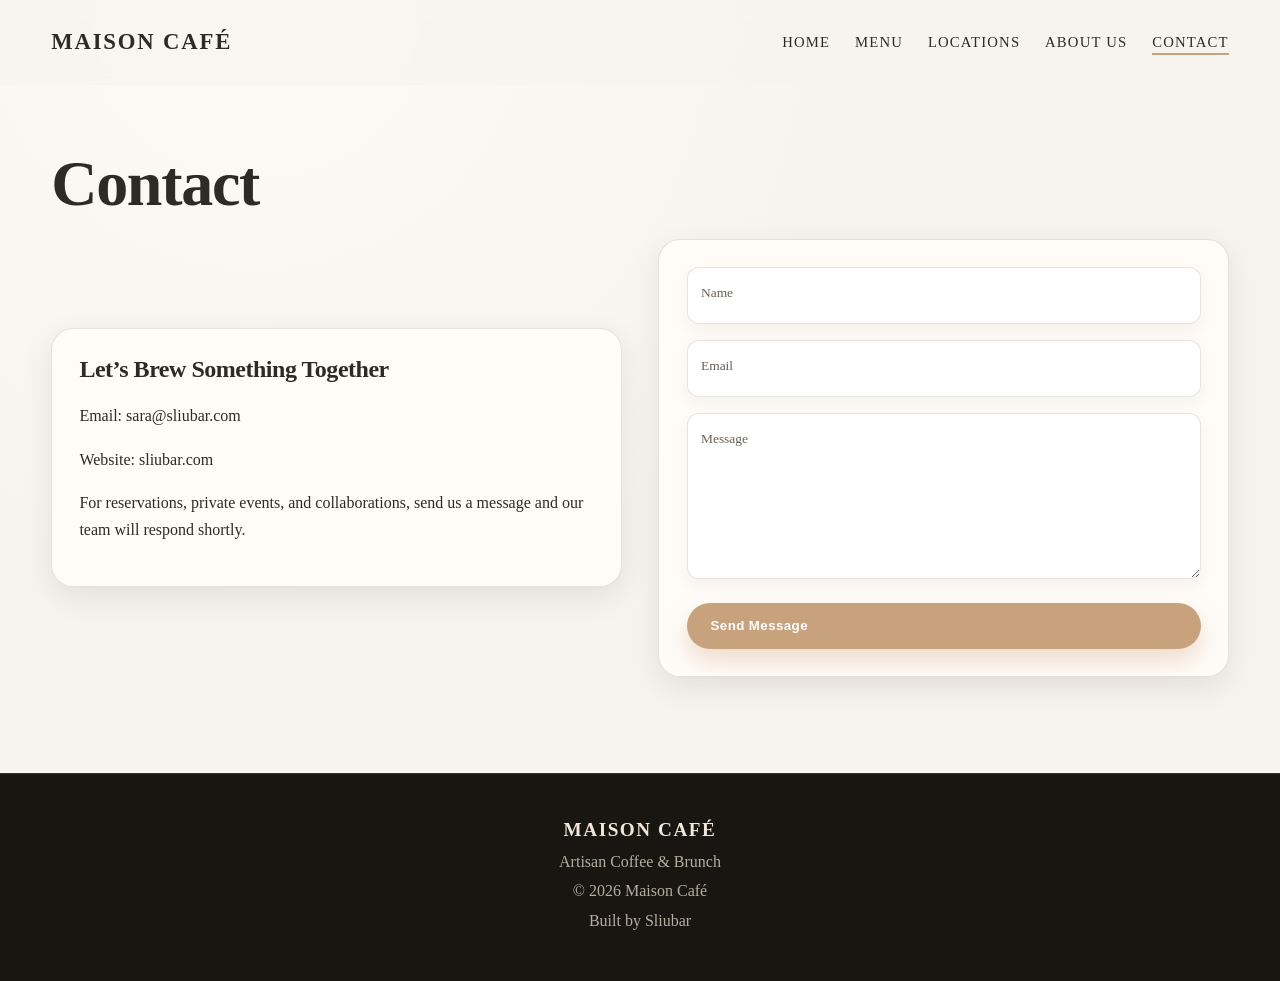
<file: contact.html>
<!DOCTYPE html>
<html lang="en">
<head>
  <meta charset="UTF-8" />
  <meta name="viewport" content="width=device-width, initial-scale=1.0" />
  <title>Contact | Maison Café</title>
  <link rel="icon" type="image/png" href="images/cafe.favicon.png" />
  <link rel="stylesheet" href="style.css" />
</head>
<body>
  <div class="scroll-progress" aria-hidden="true"></div>
  <header class="site-header">
    <nav class="nav container">
      <a class="brand" href="index.html">Maison Café</a>
      <button class="menu-toggle" aria-label="Toggle navigation" aria-expanded="false">☰</button>
      <ul class="nav-links">
        <li><a href="index.html">Home</a></li>
        <li><a href="menu.html">Menu</a></li>
        <li><a href="locations.html">Locations</a></li>
        <li><a href="about.html">About Us</a></li>
        <li><a class="active" href="contact.html">Contact</a></li>
      </ul>
    </nav>
  </header>

  <main class="page-main container reveal">
    <h1 class="page-title">Contact</h1>
    <div class="split">
      <div class="location-card">
        <h2>Let’s Brew Something Together</h2>
        <p>Email: <a href="mailto:sara@sliubar.com">sara@sliubar.com</a></p>
        <p>Website: <a href="https://sliubar.com" target="_blank" rel="noopener">sliubar.com</a></p>
        <p>For reservations, private events, and collaborations, send us a message and our team will respond shortly.</p>
      </div>

      <form class="contact-form" action="#" method="post">
        <div class="field">
          <input id="name" name="name" type="text" placeholder=" " required>
          <label for="name">Name</label>
        </div>

        <div class="field">
          <input id="email" name="email" type="email" placeholder=" " required>
          <label for="email">Email</label>
        </div>

        <div class="field">
          <textarea id="message" name="message" rows="5" placeholder=" " required></textarea>
          <label for="message">Message</label>
        </div>

        <button class="btn" type="submit">Send Message</button>
      </form>
    </div>
  </main>

  <footer class="footer"><div class="container"><h3>Maison Café</h3><p>Artisan Coffee &amp; Brunch</p><p>© 2026 Maison Café</p><p>Built by Sliubar</p></div></footer>
  <script src="script.js"></script>
</body>
</html>
</file>
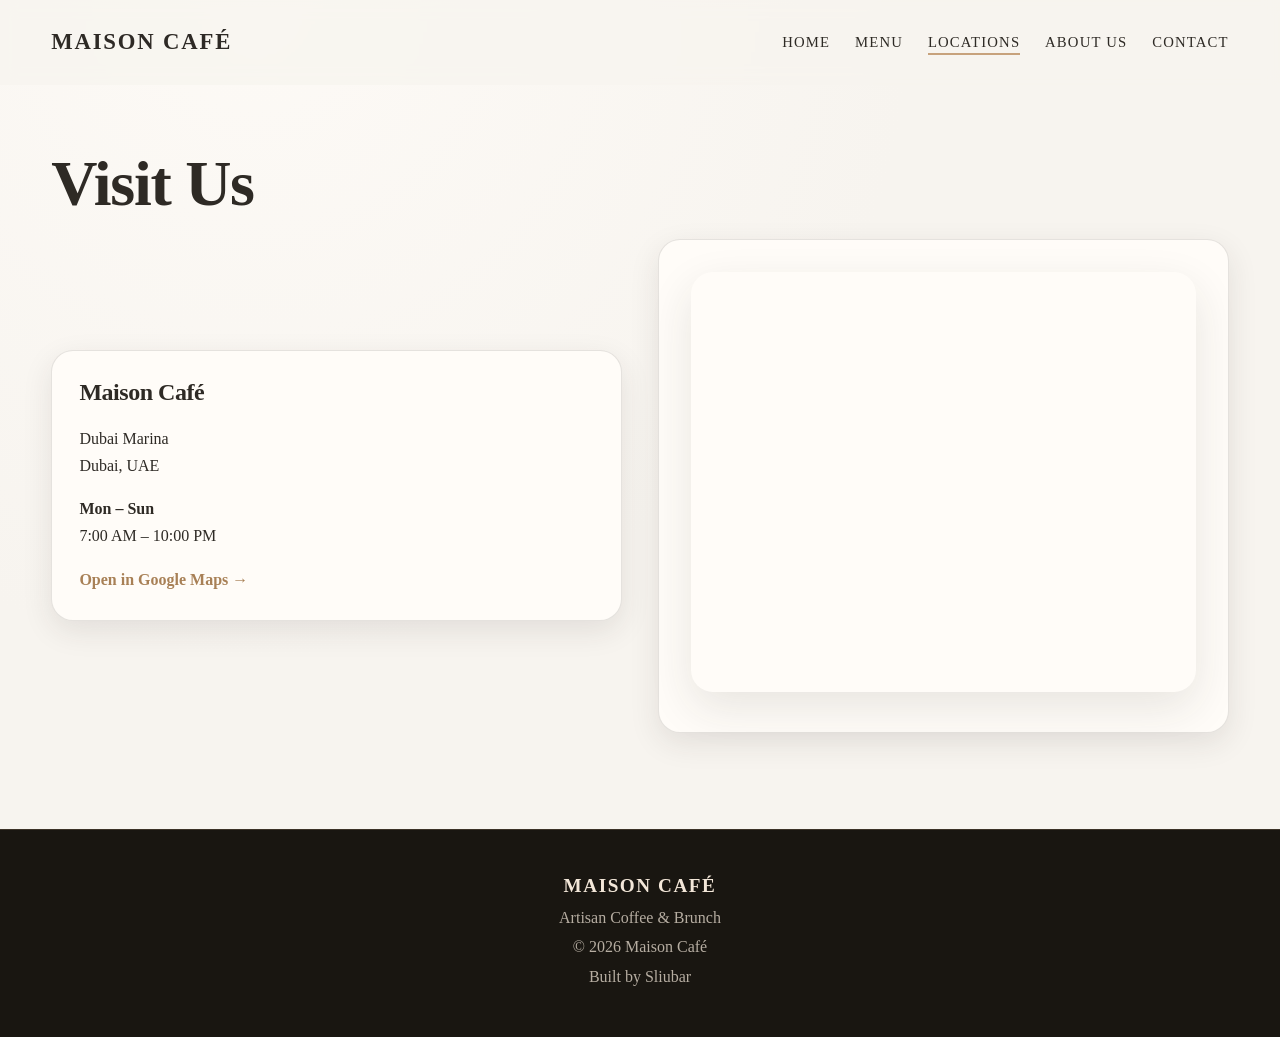
<file: locations.html>
<!DOCTYPE html>
<html lang="en">
<head>
  <meta charset="UTF-8" />
  <meta name="viewport" content="width=device-width, initial-scale=1.0" />
  <title>Locations | Maison Café</title>
  <link rel="icon" type="image/png" href="images/cafe.favicon.png" />
  <link rel="stylesheet" href="style.css" />
</head>
<body>
  <div class="scroll-progress" aria-hidden="true"></div>
  <header class="site-header">
    <nav class="nav container">
      <a class="brand" href="index.html">Maison Café</a>
      <button class="menu-toggle" aria-label="Toggle navigation" aria-expanded="false">☰</button>
      <ul class="nav-links">
        <li><a href="index.html">Home</a></li>
        <li><a href="menu.html">Menu</a></li>
        <li><a class="active" href="locations.html">Locations</a></li>
        <li><a href="about.html">About Us</a></li>
        <li><a href="contact.html">Contact</a></li>
      </ul>
    </nav>
  </header>

  <main class="page-main container reveal">
    <h1 class="page-title">Visit Us</h1>
    <div class="split">
      <div class="location-card">
        <h2>Maison Café</h2>
        <p>Dubai Marina<br>Dubai, UAE</p>
        <p><strong>Mon – Sun</strong><br>7:00 AM – 10:00 PM</p>
        <a class="text-link" href="https://maps.app.goo.gl/djymYoGS7exZ7jDa9" target="_blank" rel="noopener">Open in Google Maps →</a>
      </div>
      <div class="panel"><iframe class="map" title="Maison Café Dubai Marina map"
        src="https://www.google.com/maps?q=Dubai+Marina,+Dubai,+UAE&output=embed"
        loading="lazy" referrerpolicy="no-referrer-when-downgrade"></iframe></div>
    </div>
  </main>

  <footer class="footer"><div class="container"><h3>Maison Café</h3><p>Artisan Coffee &amp; Brunch</p><p>© 2026 Maison Café</p><p>Built by Sliubar</p></div></footer>
  <script src="script.js"></script>
</body>
</html>
</file>
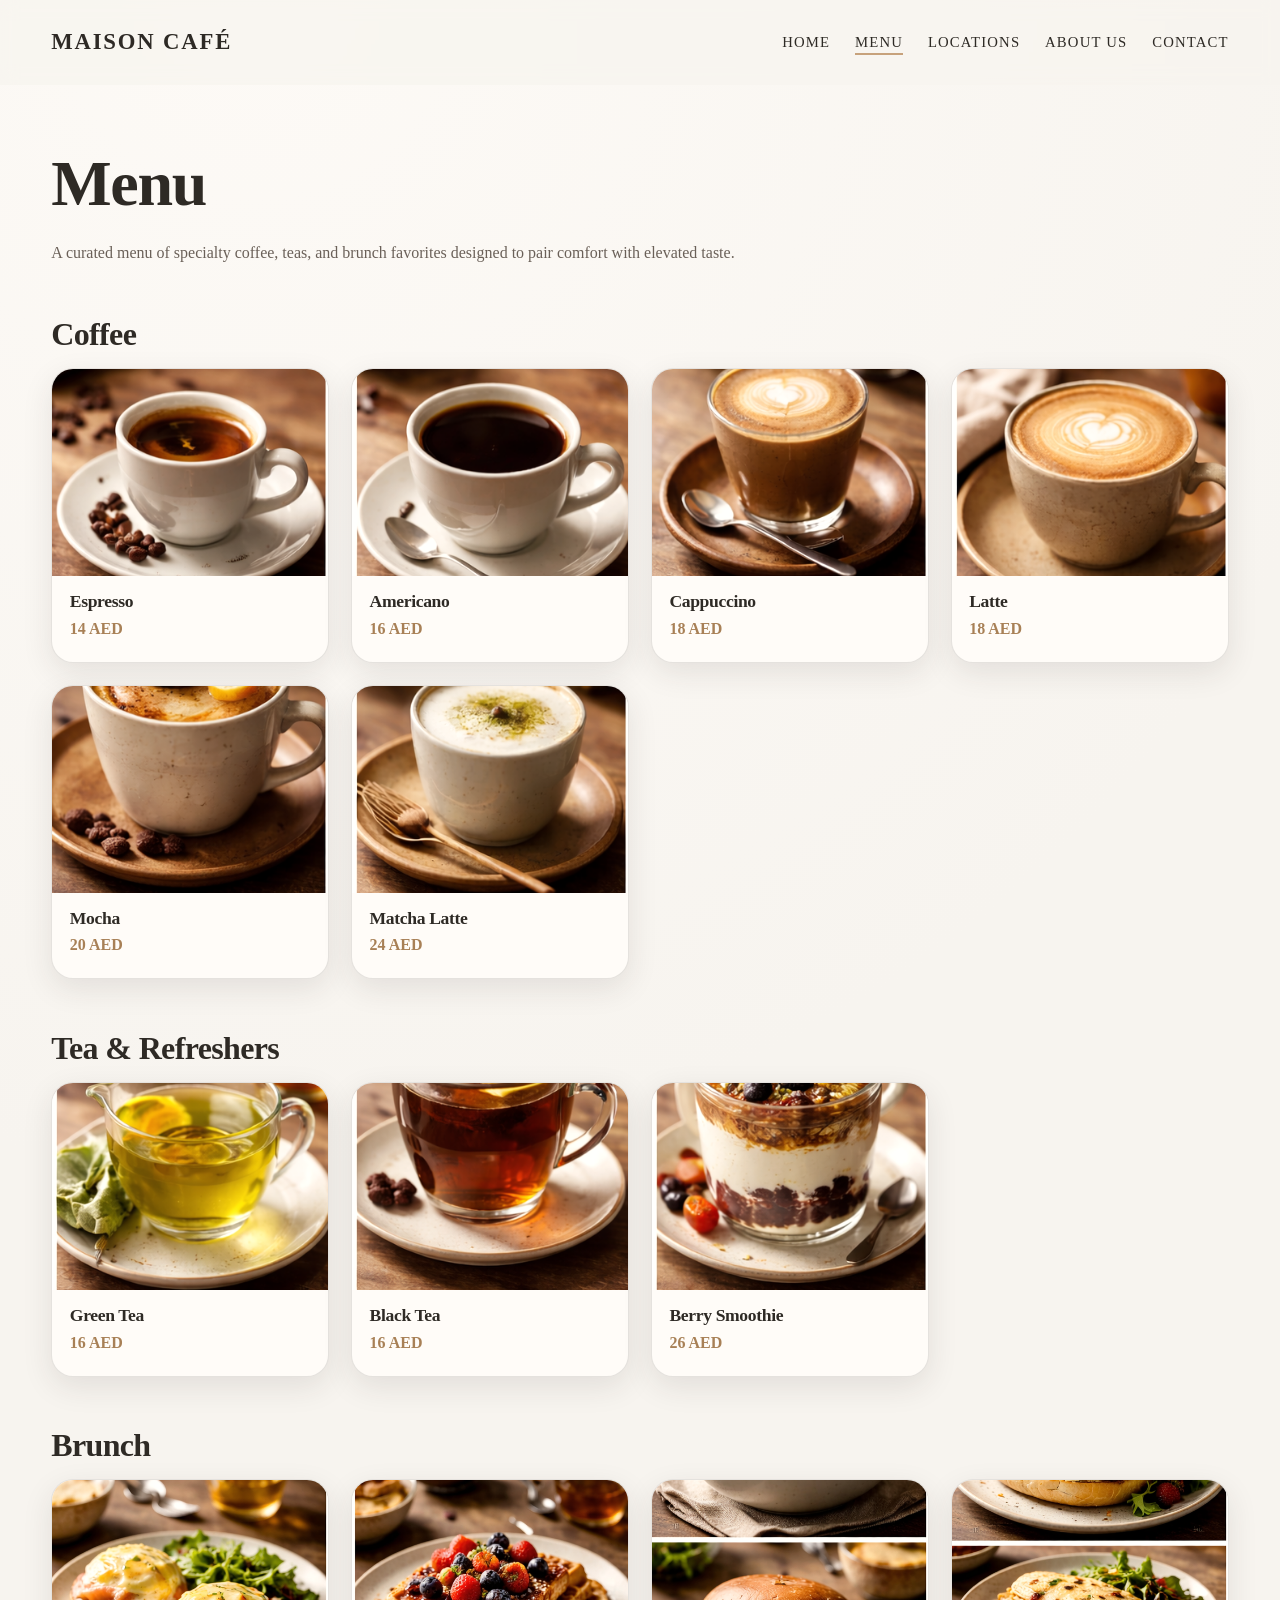
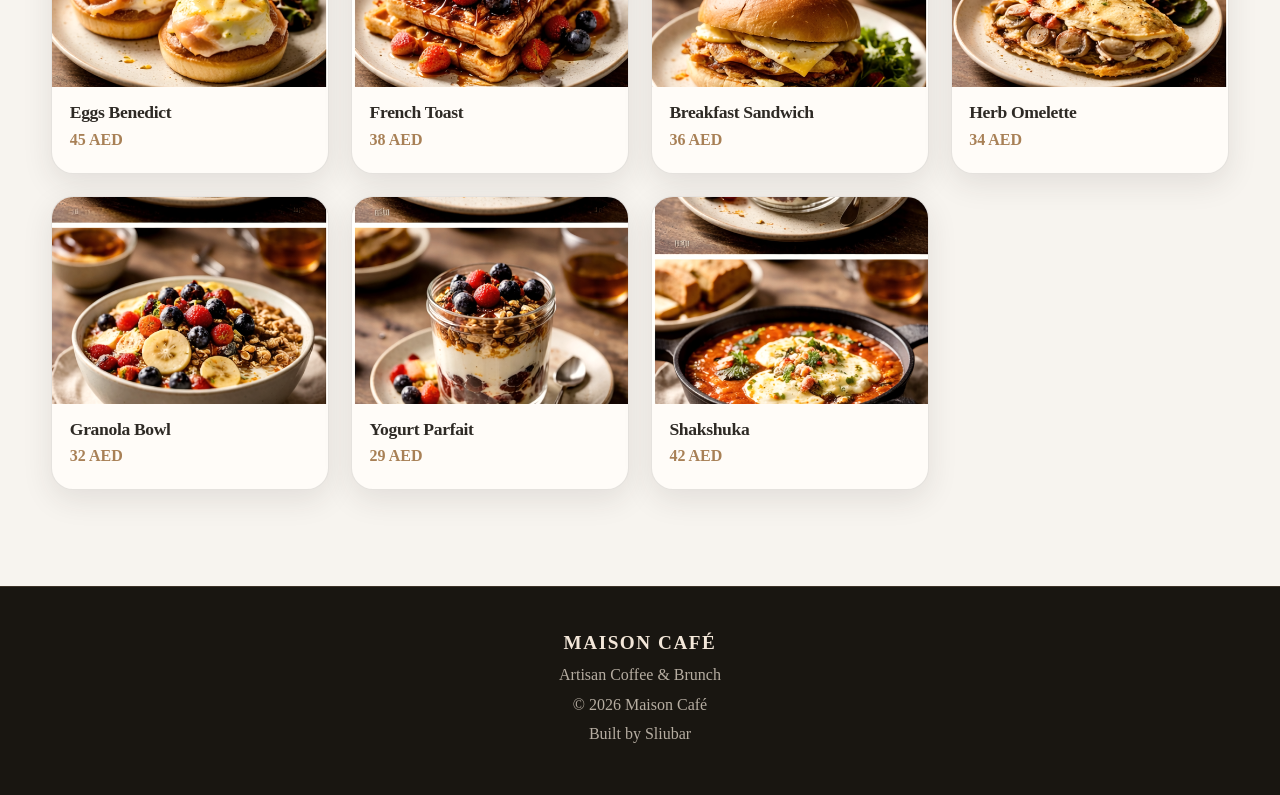
<file: menu.html>
<!DOCTYPE html>
<html lang="en">
<head>
  <meta charset="UTF-8" />
  <meta name="viewport" content="width=device-width, initial-scale=1.0" />
  <title>Menu | Maison Café</title>
  <link rel="icon" type="image/png" href="images/cafe.favicon.png" />
  <link rel="stylesheet" href="style.css" />
</head>
<body>
  <div class="scroll-progress" aria-hidden="true"></div>
  <header class="site-header">
    <nav class="nav container">
      <a class="brand" href="index.html">Maison Café</a>
      <button class="menu-toggle" aria-label="Toggle navigation" aria-expanded="false">☰</button>
      <ul class="nav-links">
        <li><a href="index.html">Home</a></li>
        <li><a class="active" href="menu.html">Menu</a></li>
        <li><a href="locations.html">Locations</a></li>
        <li><a href="about.html">About Us</a></li>
        <li><a href="contact.html">Contact</a></li>
      </ul>
    </nav>
  </header>

  <main class="page-main container reveal">
    <h1 class="page-title">Menu</h1>
    <p class="lead">A curated menu of specialty coffee, teas, and brunch favorites designed to pair comfort with elevated taste.</p>

    <h2 class="menu-section-title">Coffee</h2>
    <div class="card-grid four reveal-stagger">
      <article class="menu-card"><img src="images/espresso.png" alt="Espresso" /><div class="card-content"><h3>Espresso</h3><p>14 AED</p></div></article>
      <article class="menu-card"><img src="images/americano.png" alt="Americano" /><div class="card-content"><h3>Americano</h3><p>16 AED</p></div></article>
      <article class="menu-card"><img src="images/cappuccino.png" alt="Cappuccino" /><div class="card-content"><h3>Cappuccino</h3><p>18 AED</p></div></article>
      <article class="menu-card"><img src="images/latte.png" alt="Latte" /><div class="card-content"><h3>Latte</h3><p>18 AED</p></div></article>
      <article class="menu-card"><img src="images/mocha.png" alt="Mocha" /><div class="card-content"><h3>Mocha</h3><p>20 AED</p></div></article>
      <article class="menu-card"><img src="images/matcha.png" alt="Matcha Latte" /><div class="card-content"><h3>Matcha Latte</h3><p>24 AED</p></div></article>
    </div>

    <h2 class="menu-section-title">Tea & Refreshers</h2>
    <div class="card-grid four reveal-stagger">
      <article class="menu-card"><img src="images/green_tea.png" alt="Green Tea" /><div class="card-content"><h3>Green Tea</h3><p>16 AED</p></div></article>
      <article class="menu-card"><img src="images/black_tea.png" alt="Black Tea" /><div class="card-content"><h3>Black Tea</h3><p>16 AED</p></div></article>
      <article class="menu-card"><img src="images/parfait_drink_style.png" alt="Berry Yogurt Smoothie" /><div class="card-content"><h3>Berry Smoothie</h3><p>26 AED</p></div></article>
    </div>

    <h2 class="menu-section-title">Brunch</h2>
    <div class="card-grid four reveal-stagger">
      <article class="menu-card"><img src="images/eggs_benedict.png" alt="Eggs Benedict" /><div class="card-content"><h3>Eggs Benedict</h3><p>45 AED</p></div></article>
      <article class="menu-card"><img src="images/french_toast.png" alt="French Toast" /><div class="card-content"><h3>French Toast</h3><p>38 AED</p></div></article>
      <article class="menu-card"><img src="images/breakfast_sandwich.png" alt="Breakfast Sandwich" /><div class="card-content"><h3>Breakfast Sandwich</h3><p>36 AED</p></div></article>
      <article class="menu-card"><img src="images/omelette.png" alt="Omelette" /><div class="card-content"><h3>Herb Omelette</h3><p>34 AED</p></div></article>
      <article class="menu-card"><img src="images/granola_bowl.png" alt="Granola Bowl" /><div class="card-content"><h3>Granola Bowl</h3><p>32 AED</p></div></article>
      <article class="menu-card"><img src="images/yogurt_parfait.png" alt="Yogurt Parfait" /><div class="card-content"><h3>Yogurt Parfait</h3><p>29 AED</p></div></article>
      <article class="menu-card"><img src="images/shakshuka.png" alt="Shakshuka" /><div class="card-content"><h3>Shakshuka</h3><p>42 AED</p></div></article>
    </div>
  </main>

  <footer class="footer"><div class="container"><h3>Maison Café</h3><p>Artisan Coffee &amp; Brunch</p><p>© 2026 Maison Café</p><p>Built by Sliubar</p></div></footer>
  <script src="script.js"></script>
</body>
</html>
</file>
<file: style.css>
@import url('https://fonts.cdnfonts.com/css/maroni');
@import url('https://fonts.cdnfonts.com/css/brockmann');

:root {
  --font-main: Metropolis, Helvetica Neue;
  --bg: #F7F4EF;
  --surface: #FFFCF8;
  --text: #2E2A25;
  --muted: #6a6058;
  --accent: #C7A27C;
  --accent-dark: #a88056;
  --line: rgba(46, 42, 37, 0.12);
  --glass: rgba(247, 244, 239, 0.72);
  --shadow-soft: 0 16px 45px rgba(46, 42, 37, 0.11);
  --shadow-card: 0 10px 30px rgba(46, 42, 37, 0.1);
  --radius: 22px;
}
.panel h2 {
  font-size: clamp(2rem,3vw,2.5rem);
}

* { box-sizing: border-box; }
html { scroll-behavior: smooth; }
html, body { margin: 0; padding: 0; }
body {
  font-family: var(--font-main);
  color: var(--text);
  background: radial-gradient(circle at 20% 0%, #fdfaf6 0%, var(--bg) 45%);
  line-height: 1.7;
}
img { max-width: 100%; display: block; }
a { color: inherit; text-decoration: none; }

.scroll-progress {
  position: fixed;
  top: 0;
  left: 0;
  height: 3px;
  width: 0;
  z-index: 2200;
  background: linear-gradient(90deg, var(--accent-dark), var(--accent));
}

.container { width: min(1180px, 92%); margin-inline: auto; }
.section { padding: 6rem 0; }
.section-tight { padding: 2.5rem 0 3.5rem; }

.site-header {
  position: sticky;
  top: 0;
  z-index: 2000;
  background: var(--glass);
  border-bottom: 1px solid transparent;
  backdrop-filter: blur(8px);
  transition: .35s ease;
}
.site-header.scrolled {
  border-bottom-color: var(--line);
  backdrop-filter: blur(16px);
  box-shadow: 0 10px 22px rgba(46, 42, 37, 0.08);
}
.nav {
  min-height: 84px;
  display: flex;
  align-items: center;
  justify-content: space-between;
  gap: 1rem;
  transition: min-height .35s ease;
}
.site-header.scrolled .nav { min-height: 68px; }
.brand {
  font-size: 1.42rem;
  letter-spacing: 0.08em;
  text-transform: uppercase;
  font-weight: 600;
}
.nav-links { list-style: none; display: flex; gap: 1.55rem; margin: 0; padding: 0; }
.nav-links a {
  position: relative;
  padding-bottom: 0.2rem;
  font-size: .92rem;
  letter-spacing: .08em;
  text-transform: uppercase;
}
.nav-links a::after {
  content: '';
  position: absolute;
  bottom: -1px;
  left: 0;
  width: 0;
  height: 1.5px;
  background: var(--accent);
  transition: width .32s ease;
}
.nav-links a:hover::after,
.nav-links a.active::after { width: 100%; }
.menu-toggle { display: none; border: 0; background: transparent; font-size: 1.4rem; color: var(--text); }

.hero {
  min-height: 100vh;
  display: flex;
  align-items: center;
  justify-content: center;
  position: relative;
  overflow: hidden;
}
.hero::before {
  content: '';
  position: absolute;
  inset: 0;
  background-image: var(--hero-image);
  background-size: cover;
  background-position: center;
  transform: scale(1.06);
  animation: heroZoom 8s ease-out forwards;
  will-change: transform;
}
@keyframes heroZoom { to { transform: scale(1.13); } }
.hero-overlay {
  position: absolute;
  inset: 0;
  background:
    radial-gradient(circle at 70% 20%, rgba(199,162,124,0.14) 0%, transparent 40%),
    linear-gradient(105deg, rgba(20, 16, 12, 0.7), rgba(20, 16, 12, 0.25));
}
.hero-content {
  position: relative;
  color: #fff;
  padding: 7rem 0;
  max-width: 760px;
}
.eyebrow {
  text-transform: uppercase;
  letter-spacing: .26em;
  font-size: .75rem;
  opacity: .92;
  margin-bottom: .9rem;
}
h1, h2, h3, h4, h5, h6 {
  margin-top: 0;
  line-height: 1.1;
  letter-spacing: -0.02em;
  font-weight: 600;
}
.hero h1 { font-size: clamp(3.2rem, 9vw, 7rem); margin: 0 0 1rem; }
.hero p { font-size: clamp(1rem, 2vw, 1.32rem); max-width: 560px; }

.btn {
  display: inline-flex;
  align-items: center;
  gap: .5rem;
  background: var(--accent);
  color: #fff;
  padding: .95rem 1.5rem;
  border-radius: 999px;
  border: 0;
  font-weight: 600;
  letter-spacing: .03em;
  box-shadow: 0 12px 24px rgba(199, 162, 124, .34);
  transition: .3s ease;
}
.btn:hover { transform: translateY(-3px); box-shadow: 0 16px 30px rgba(199, 162, 124, .42); background: var(--accent-dark); }

.page-main { padding: 4rem 0 6rem; }
.page-title { font-size: clamp(2.4rem, 5vw, 4.3rem); margin-bottom: 1.2rem; }
.lead { color: var(--muted); max-width: 760px; margin-bottom: 2.2rem; }

.split { display: grid; grid-template-columns: 1fr 1fr; gap: 2.3rem; align-items: center; }
.rounded { border-radius: var(--radius); }
.shadow { box-shadow: var(--shadow-soft); }
.text-link { color: var(--accent-dark); font-weight: 600; }

.parallax-image-wrap {
  position: relative;
  overflow: hidden;
  border-radius: var(--radius);
}
.parallax-image-wrap::after {
  content: '';
  position: absolute;
  inset: 0;
  background: radial-gradient(circle at 50% 50%, transparent 55%, rgba(18, 12, 8, 0.24) 100%);
  pointer-events: none;
}
.parallax-image-wrap img {
  width: 100%;
  height: 100%;
  object-fit: cover;
  filter: sepia(.12) saturate(1.05) contrast(1.02);
  transform: scale(1.02);
  transition: transform .6s ease;
}
.parallax-image-wrap:hover img { transform: scale(1.08); }

.panel, .menu-card, .location-card, .contact-form {
  background: var(--surface);
  border-radius: var(--radius);
  border: 1px solid var(--line);
  box-shadow: var(--shadow-card);
}
.panel { padding: 2rem; }

.card-grid { display: grid; gap: 1.35rem; }
.card-grid.three { grid-template-columns: repeat(3, 1fr); }
.card-grid.four { grid-template-columns: repeat(4, 1fr); }
.menu-card {
  overflow: hidden;
  transition: transform .35s ease, box-shadow .35s ease;
}
.menu-card img {
  width: 100%;
  aspect-ratio: 4/3;
  object-fit: cover;
  transition: transform .6s cubic-bezier(.2,.6,.1,1);
  filter: sepia(.08) saturate(1.05);
}
.menu-card:hover { transform: translateY(-8px); box-shadow: var(--shadow-soft); }
.menu-card:hover img { transform: scale(1.08); }
.card-content { padding: 1rem 1.1rem 1.25rem; }
.card-content h3 { margin-bottom: .2rem; font-size: 1.1rem; }
.card-content p { margin: 0; color: var(--accent-dark); font-weight: 700; }
.menu-section-title { margin: 3.2rem 0 1rem; font-size: 2rem; }

.location-card, .contact-form { padding: 1.7rem; }
.map {
  width: 100%;
  min-height: 420px;
  border: 0;
  border-radius: var(--radius);
  box-shadow: var(--shadow-soft);
}

.contact-form { display: grid; gap: 1rem; }
.field { position: relative; }
.field input,
.field textarea {
  width: 100%;
  padding: 1.2rem .95rem .55rem;
  border-radius: 12px;
  border: 1px solid var(--line);
  font: inherit;
  background: #fff;
  box-shadow: inset 0 1px 0 rgba(255,255,255,.5), 0 6px 16px rgba(46, 42, 37, 0.05);
}
.field label {
  position: absolute;
  left: .9rem;
  top: .95rem;
  font-size: .84rem;
  color: var(--muted);
  transition: .24s ease;
  pointer-events: none;
}
.field input:focus,
.field textarea:focus { outline: none; border-color: rgba(199,162,124,.9); box-shadow: 0 0 0 4px rgba(199,162,124,.15); }
.field input:focus + label,
.field input:not(:placeholder-shown) + label,
.field textarea:focus + label,
.field textarea:not(:placeholder-shown) + label {
  transform: translateY(-.55rem) scale(.88);
  color: var(--accent-dark);
}

.footer {
  border-top: 1px solid rgba(199,162,124,0.2);
  background: #191611;
  color: #f3e7d9;
  padding: 2.8rem 0;
  text-align: center;
}
.footer h3 { font-size: 1.2rem; letter-spacing: .08em; text-transform: uppercase; margin-bottom: .5rem; }
.footer p { margin: .15rem 0; color: rgba(243, 231, 217, .72); }
.footer a:hover { color: var(--accent); }

.reveal,
.reveal-stagger > * {
  opacity: 0;
  transform: translateY(28px);
  transition: transform .8s cubic-bezier(.18,.71,.23,.99), opacity .8s ease;
}
.reveal.visible,
.reveal-stagger > *.visible {
  opacity: 1;
  transform: none;
}

@media (max-width: 980px) {
  .card-grid.four, .card-grid.three { grid-template-columns: repeat(2, 1fr); }
  .split { grid-template-columns: 1fr; }
  .hero { min-height: 92vh; }
}

@media (max-width: 700px) {
  .hero h1 { font-size: clamp(2.8rem, 11vw, 3.4rem); }
  .hero p { font-size: clamp(1.2rem, 6vw, 1.6rem); }
  .menu-toggle { display: block; }
  .nav-links {
    position: absolute;
    top: 70px;
    left: 0;
    right: 0;
    background: rgba(247,244,239,.96);
    border-bottom: 1px solid var(--line);
    flex-direction: column;
    padding: 1rem 4%;
    transform: scaleY(0);
    transform-origin: top;
    transition: transform .25s ease;
  }
  .nav-links.open { transform: scaleY(1); }
  .card-grid.four, .card-grid.three { grid-template-columns: 1fr; }
  .hero h1 { font-size: clamp(2.7rem, 11vw, 4rem); }
}
</file>
